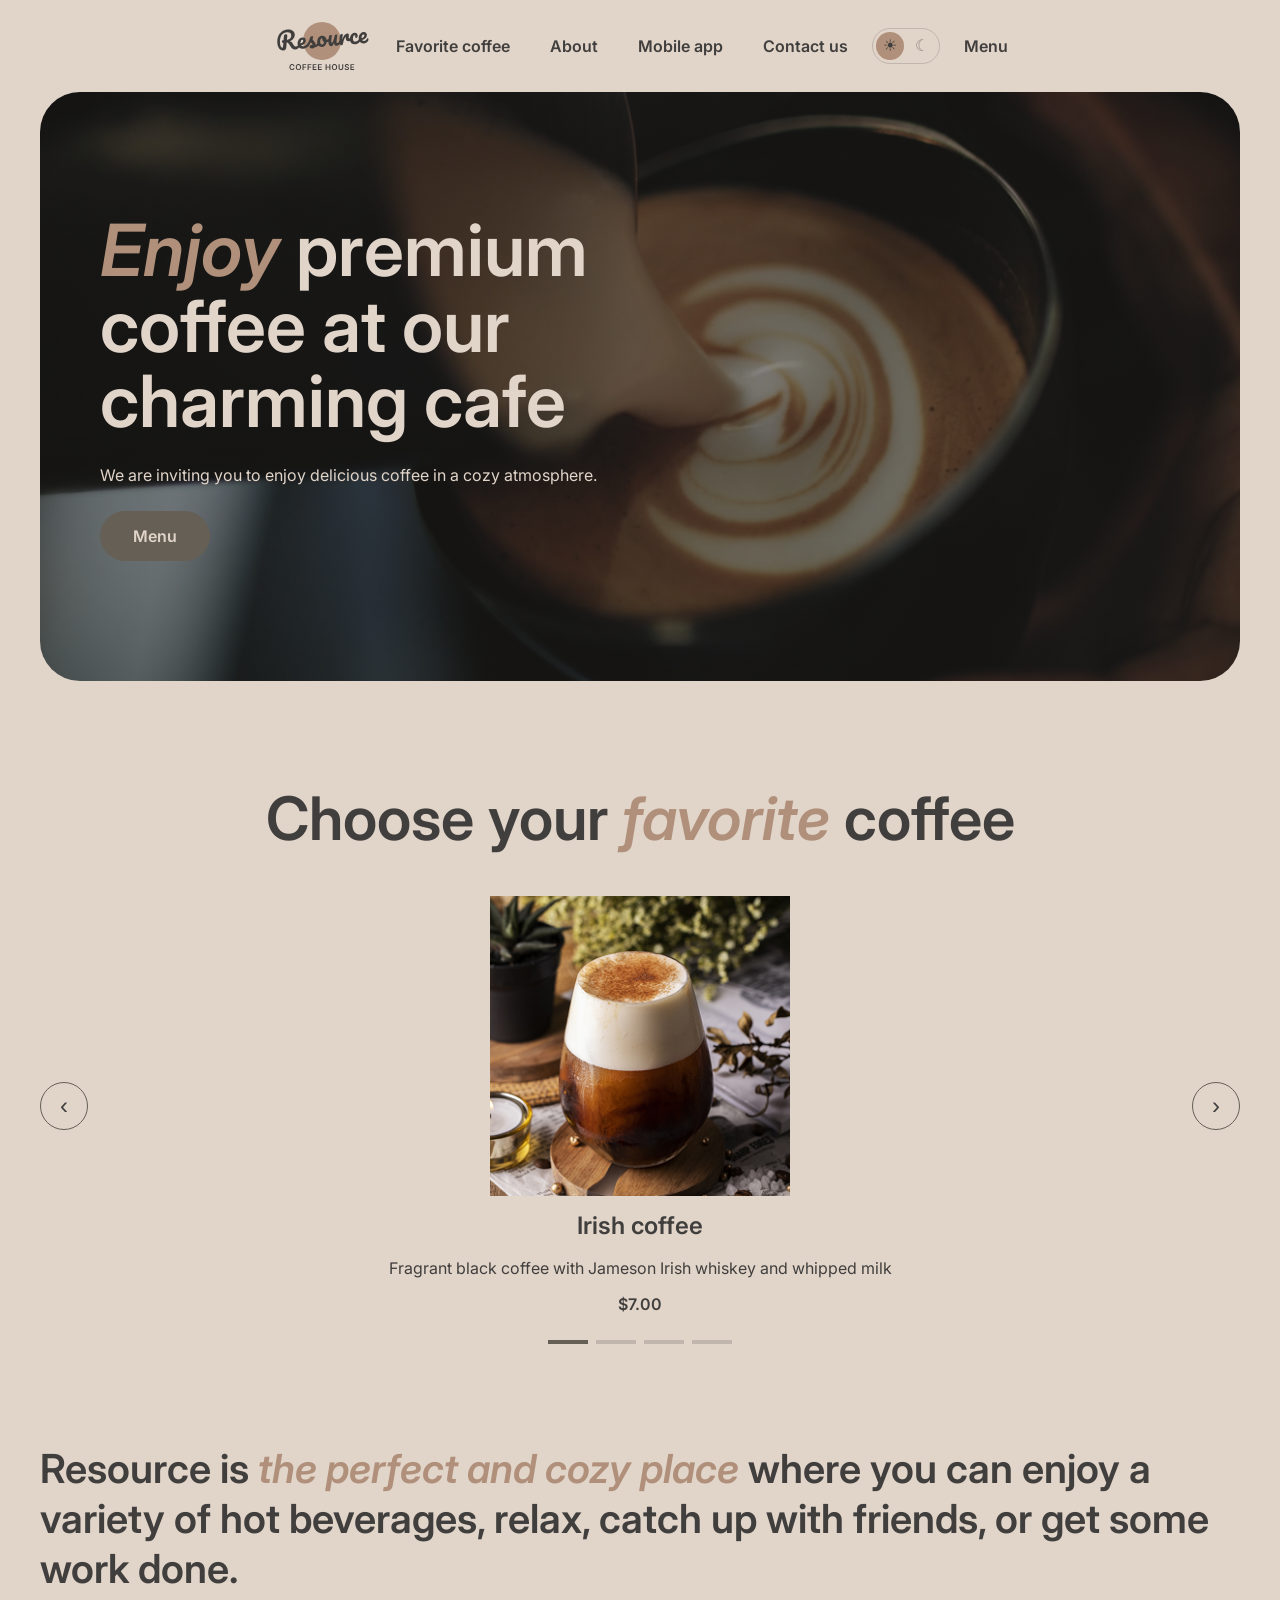
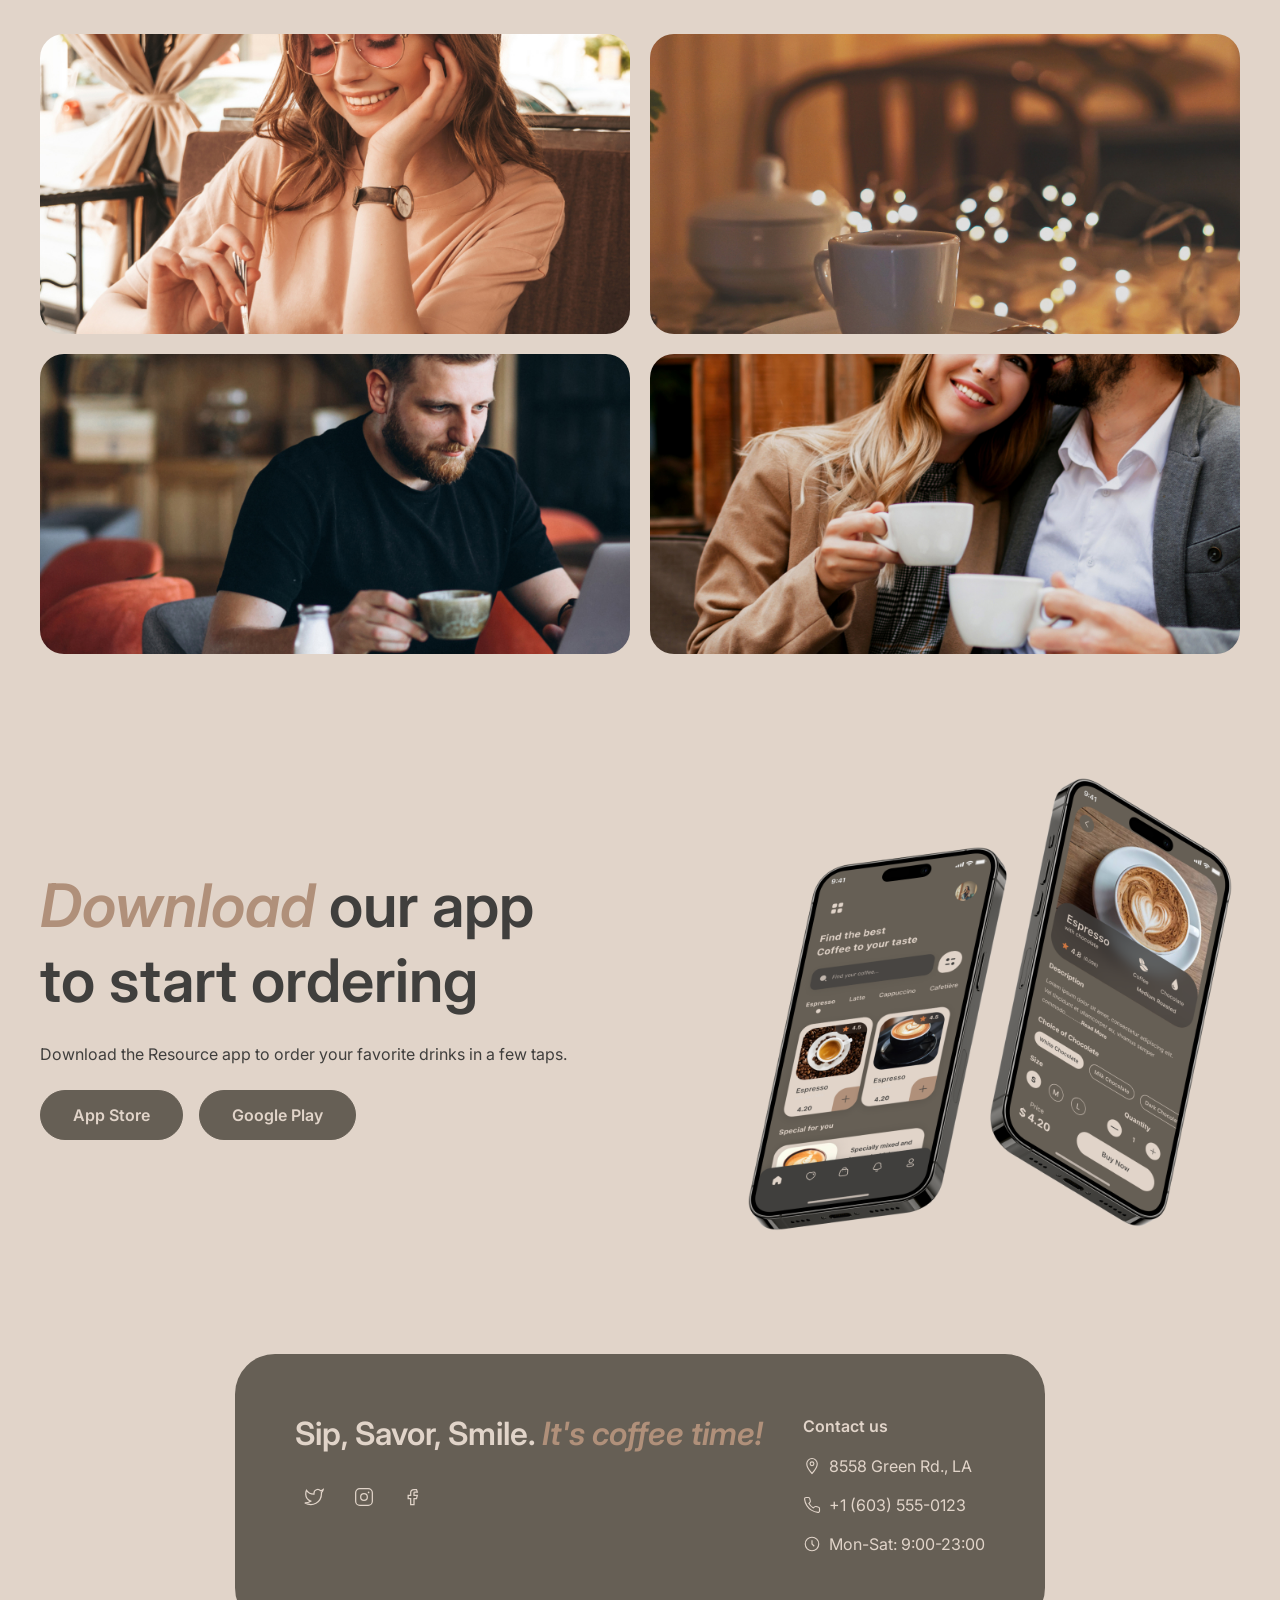
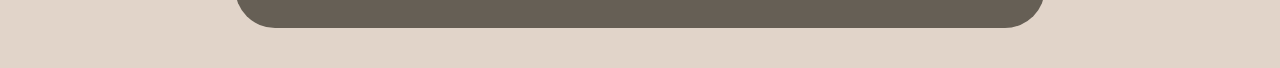
<file: index.html>
<!DOCTYPE html>
<html lang="en">

<head>
    <meta charset="UTF-8">
    <meta name="viewport" content="width=device-width, initial-scale=1.0">
    <title>Coffee House</title>
    <link rel="preconnect" href="https://fonts.googleapis.com">
    <link rel="preconnect" href="https://fonts.gstatic.com" crossorigin>
    <link href="https://fonts.googleapis.com/css2?family=Inter:ital,wght@0,400;0,600;1,600&display=swap"
        rel="stylesheet">
    <link rel="stylesheet" href="css/style.css">
    <link rel="icon" href="assets/images/logo.svg" type="image/svg+xml">
</head>

<body>
        <header class="header">
            <a class="header__logo" href="index.html">
                <img class="logo logo--light" src="assets/images/logo.svg" alt="Coffee House logo" width="100" height="60">
                <img class="logo logo--dark" src="assets/images/logo-dark.svg" alt="Coffee House logo" width="100" height="60">
            </a>
        
            <nav class="header__nav" aria-label="Main navigation">
                <ul class="nav-list">
                    <li><a href="#favorite-coffee">Favorite coffee</a></li>
                    <li><a href="#about">About</a></li>
                    <li><a href="#mobile-app">Mobile app</a></li>
                    <li><a href="#contact">Contact us</a></li>
                    <li class="nav-list__menu-item"><a href="menu.html">Menu</a></li>
                </ul>
            </nav>
        
            <button class="theme-switch" type="button" aria-label="Toggle theme">
                <span class="theme-switch__icon theme-switch__icon--light">&#9728;</span>
                <span class="theme-switch__icon theme-switch__icon--dark">&#9790;</span>
            </button>
        
            <a class="header__menu-link" href="menu.html">Menu</a>
        
            <button class="burger" type="button" aria-label="Open menu" aria-expanded="false">
                <span class="burger__line"></span>
                <span class="burger__line"></span>
            </button>
        </header>

    <main>
        <section class="hero">
            <h1 class="hero__title"><em>Enjoy</em> premium coffee at our charming cafe</h1>
            <p class="hero__text">We are inviting you to enjoy delicious coffee in a cozy atmosphere.</p>
            <a class="button" href="menu.html">Menu</a>
        </section>

            <section class="favorite" id="favorite-coffee">
                <h2 class="section-title">Choose your <em>favorite</em> coffee</h2>
                <div class="slider">
                    <button class="slider__btn slider__btn--prev" type="button" aria-label="Previous slide">&#8249;</button>
                    <div class="slider__viewport">
                        <div class="slider__track"></div>
                    </div>
                    <button class="slider__btn slider__btn--next" type="button" aria-label="Next slide">&#8250;</button>
                </div>
                <div class="slider__dots"></div>
            </section>

        <section class="about" id="about">
            <h2 class="about__title">Resource is <em>the perfect and cozy place</em> where you can enjoy a variety of
                hot beverages, relax, catch up with friends, or get some work done.</h2>
            <div class="about__gallery">
                <img src="assets/images/about-1.jpg" alt="Woman drinking coffee" width="400" height="300">
                <img src="assets/images/about-2.jpg" alt="Cozy cafe with lights" width="400" height="300">
                <img src="assets/images/about-3.jpg" alt="Man working in cafe" width="400" height="300">
                <img src="assets/images/about-4.jpg" alt="Couple drinking coffee" width="400" height="300">
            </div>
        </section>

        <section class="app" id="mobile-app">
            <div class="app__info">
                <h2 class="app__title"><em>Download</em> our app <br>to start ordering</h2>
                <p class="app__text">Download the Resource app to order your favorite drinks in a few taps.</p>
                <div class="app__buttons">
                    <a class="button" href="#">App Store</a>
                    <a class="button" href="#">Google Play</a>
                </div>
            </div>
            <img class="app__image" src="assets/images/mobile-screens.png" alt="Resource mobile app screens" width="500"
                height="500">
        </section>
    </main>

        <footer class="footer" id="contact">
            <div class="footer__slogan">
                <p class="footer__title">Sip, Savor, Smile. <em>It's coffee time!</em></p>
                <ul class="footer__socials">
                    <li>
                        <a href="https://twitter.com" target="_blank" rel="noopener" aria-label="Twitter">
                            <svg width="20" height="20" viewBox="0 0 24 24" fill="none" stroke="currentColor" stroke-width="1.5"
                                aria-hidden="true">
                                <path
                                    d="M23 3a10.9 10.9 0 0 1-3.14 1.53 4.48 4.48 0 0 0-7.86 3v1A10.66 10.66 0 0 1 3 4s-4 9 5 13a11.64 11.64 0 0 1-7 2c9 5 20 0 20-11.5a4.5 4.5 0 0 0-.08-.83A7.72 7.72 0 0 0 23 3z" />
                            </svg>
                        </a>
                    </li>
                    <li>
                        <a href="https://instagram.com" target="_blank" rel="noopener" aria-label="Instagram">
                            <svg width="20" height="20" viewBox="0 0 24 24" fill="none" stroke="currentColor" stroke-width="1.5"
                                aria-hidden="true">
                                <rect x="2" y="2" width="20" height="20" rx="5" />
                                <circle cx="12" cy="12" r="4" />
                                <circle cx="17.5" cy="6.5" r="1" fill="currentColor" stroke="none" />
                            </svg>
                        </a>
                    </li>
                    <li>
                        <a href="https://facebook.com" target="_blank" rel="noopener" aria-label="Facebook">
                            <svg width="20" height="20" viewBox="0 0 24 24" fill="none" stroke="currentColor" stroke-width="1.5"
                                aria-hidden="true">
                                <path d="M15 3h-3a4 4 0 0 0-4 4v3H5v4h3v7h4v-7h3l1-4h-4V7a1 1 0 0 1 1-1h3z" />
                            </svg>
                        </a>
                    </li>
                </ul>
            </div>
            <div class="footer__contacts">
                <h2 class="footer__heading">Contact us</h2>
                <ul>
                    <li>
                        <a href="https://maps.google.com/?q=8558+Green+Rd,+LA" target="_blank" rel="noopener">
                            <svg width="18" height="18" viewBox="0 0 24 24" fill="none" stroke="currentColor" stroke-width="1.5"
                                aria-hidden="true">
                                <path d="M12 22s7-7.5 7-13a7 7 0 0 0-14 0c0 5.5 7 13 7 13z" />
                                <circle cx="12" cy="9" r="2.5" />
                            </svg>
                            8558 Green Rd., LA
                        </a>
                    </li>
                    <li>
                        <a href="tel:+16035550123">
                            <svg width="18" height="18" viewBox="0 0 24 24" fill="none" stroke="currentColor" stroke-width="1.5"
                                aria-hidden="true">
                                <path
                                    d="M22 16.9v3a2 2 0 0 1-2.2 2 19.8 19.8 0 0 1-8.6-3.1 19.5 19.5 0 0 1-6-6 19.8 19.8 0 0 1-3.1-8.6A2 2 0 0 1 4.1 2h3a2 2 0 0 1 2 1.7c.1.9.3 1.8.6 2.7a2 2 0 0 1-.5 2.1L7.9 9.9a16 16 0 0 0 6 6l1.4-1.3a2 2 0 0 1 2.1-.5c.9.3 1.8.5 2.7.6a2 2 0 0 1 1.9 2.2z" />
                            </svg>
                            +1 (603) 555-0123
                        </a>
                    </li>
                    <li class="footer__hours">
                        <svg width="18" height="18" viewBox="0 0 24 24" fill="none" stroke="currentColor" stroke-width="1.5"
                            aria-hidden="true">
                            <circle cx="12" cy="12" r="9" />
                            <path d="M12 7v5l3 3" />
                        </svg>
                        Mon-Sat: 9:00-23:00
                    </li>
                </ul>
            </div>
        </footer>

    <script src="js/script.js"></script>
</body>

</html>
</file>
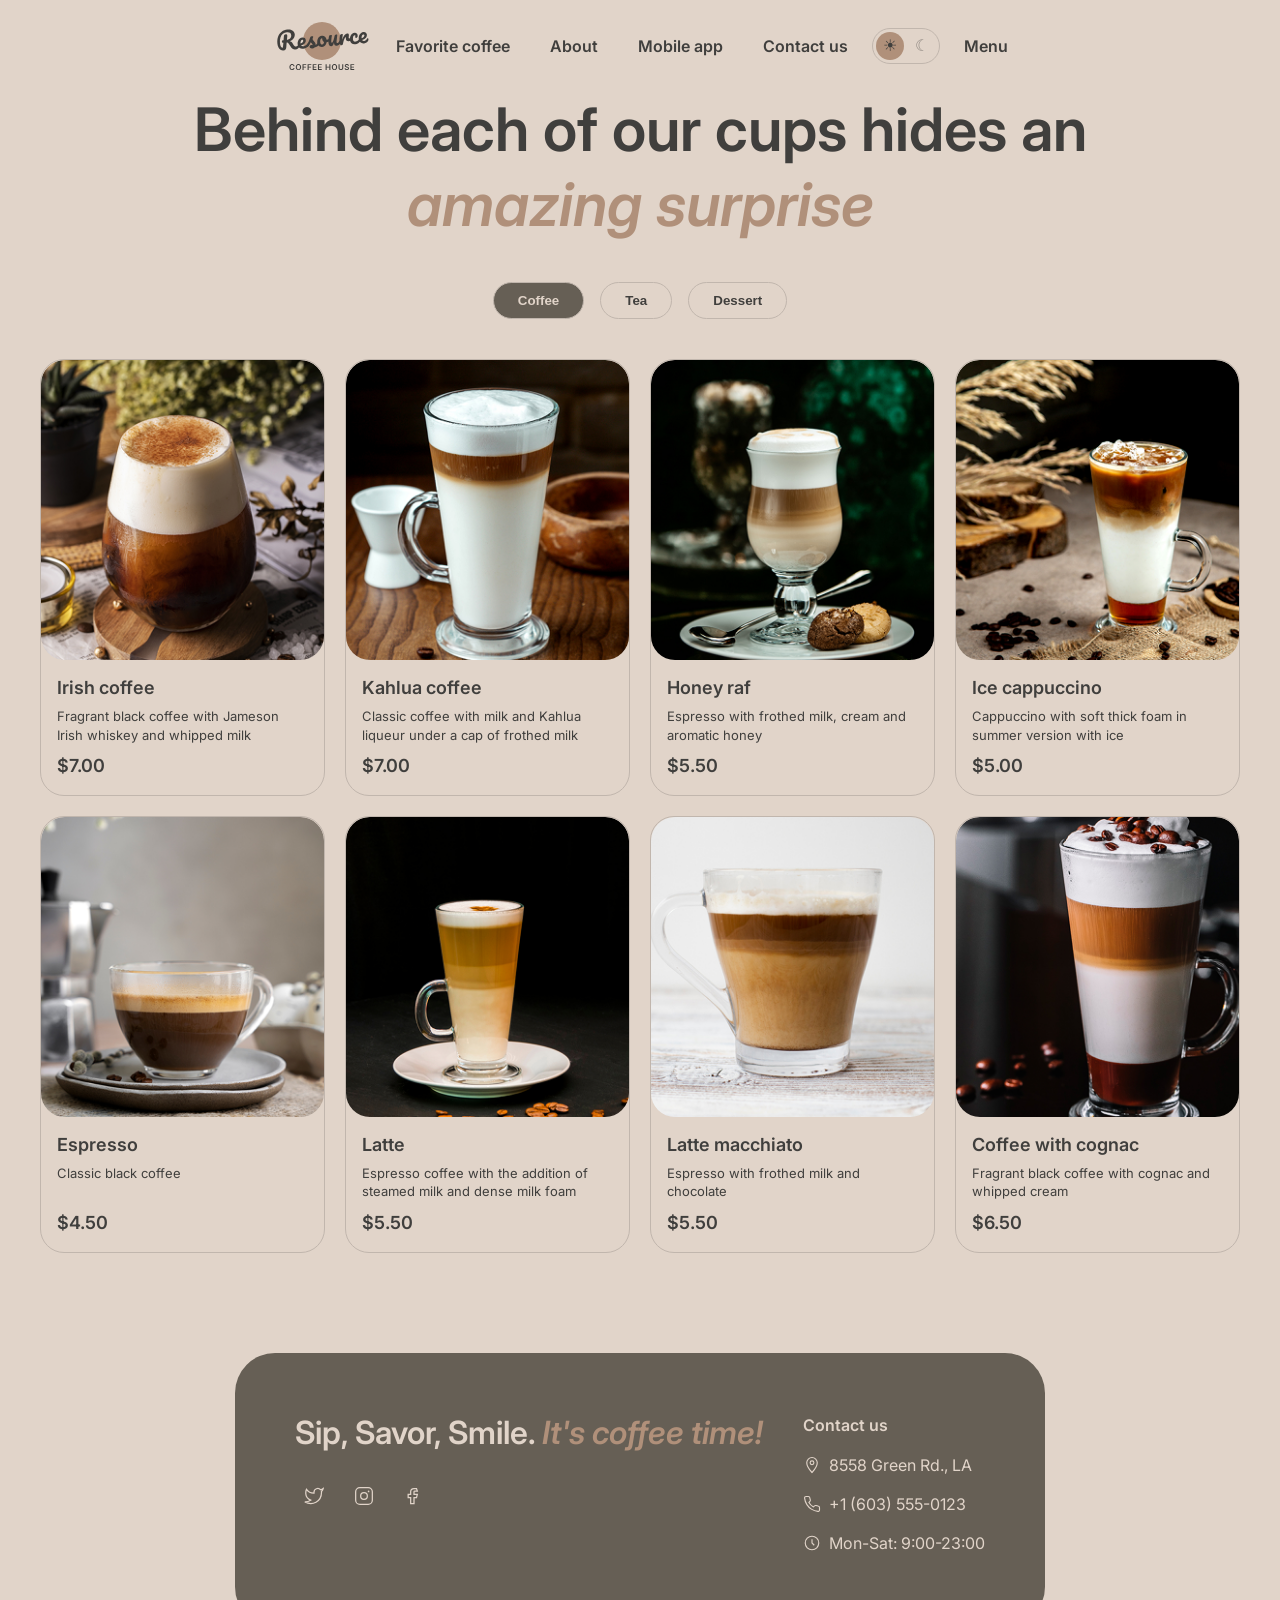
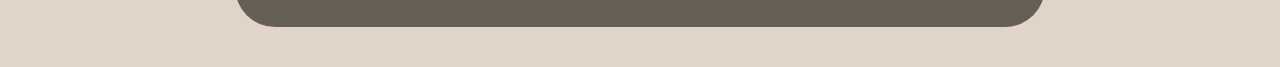
<file: menu.html>
<!DOCTYPE html>
<html lang="en">

<head>
    <meta charset="UTF-8">
    <meta name="viewport" content="width=device-width, initial-scale=1.0">
    <title>Coffee House | Menu</title>
    <link rel="preconnect" href="https://fonts.googleapis.com">
    <link rel="preconnect" href="https://fonts.gstatic.com" crossorigin>
    <link href="https://fonts.googleapis.com/css2?family=Inter:ital,wght@0,400;0,600;1,600&display=swap"
        rel="stylesheet">
    <link rel="stylesheet" href="css/style.css">
    <link rel="icon" href="assets/images/logo.svg" type="image/svg+xml">


</head>

<body>    <header class="header">
        <a class="header__logo" href="index.html">
            <img class="logo logo--light" src="assets/images/logo.svg" alt="Coffee House logo" width="100" height="60">
            <img class="logo logo--dark" src="assets/images/logo-dark.svg" alt="Coffee House logo" width="100" height="60">
        </a>

        <nav class="header__nav" aria-label="Main navigation">
            <ul class="nav-list">
                <li><a href="index.html#favorite-coffee">Favorite coffee</a></li>
                <li><a href="index.html#about">About</a></li>
                <li><a href="index.html#mobile-app">Mobile app</a></li>
                <li><a href="#contact">Contact us</a></li>
                <li class="nav-list__menu-item"><a href="menu.html">Menu</a></li>
            </ul>
        </nav>

        <button class="theme-switch" type="button" aria-label="Toggle theme">
            <span class="theme-switch__icon theme-switch__icon--light">&#9728;</span>
            <span class="theme-switch__icon theme-switch__icon--dark">&#9790;</span>
        </button>

        <a class="header__menu-link" href="menu.html">Menu</a>

        <button class="burger" type="button" aria-label="Open menu" aria-expanded="false">
            <span class="burger__line"></span>
            <span class="burger__line"></span>
        </button>
    </header>

                <main>
                    <section class="catalog">
                        <h1 class="section-title">Behind each of our cups hides an <em>amazing surprise</em></h1>
                
                        <nav class="catalog__categories" aria-label="Menu categories">
                            <ul class="catalog__categories-list">
                                <li><button class="catalog__category-btn catalog__category-btn--active" type="button"
                                        data-category="coffee" aria-pressed="true">Coffee</button></li>
                                <li><button class="catalog__category-btn" type="button" data-category="tea"
                                        aria-pressed="false">Tea</button></li>
                                <li><button class="catalog__category-btn" type="button" data-category="dessert"
                                        aria-pressed="false">Dessert</button></li>
                            </ul>
                        </nav>
                
                        <div class="catalog__grid is-collapsed" data-category="coffee">
                            <article class="catalog__card">
                                <img src="assets/images/coffee-1.png" alt="Irish coffee" width="300" height="300">
                                <div class="catalog__card-body">
                                    <h2 class="catalog__card-name">Irish coffee</h2>
                                    <p class="catalog__card-text">Fragrant black coffee with Jameson Irish whiskey and whipped milk</p>
                                    <p class="catalog__card-price">$7.00</p>
                                </div>
                            </article>
                            <article class="catalog__card">
                                <img src="assets/images/coffee-2.png" alt="Kahlua coffee" width="300" height="300">
                                <div class="catalog__card-body">
                                    <h2 class="catalog__card-name">Kahlua coffee</h2>
                                    <p class="catalog__card-text">Classic coffee with milk and Kahlua liqueur under a cap of frothed
                                        milk</p>
                                    <p class="catalog__card-price">$7.00</p>
                                </div>
                            </article>
                            <article class="catalog__card">
                                <img src="assets/images/coffee-3.png" alt="Honey raf" width="300" height="300">
                                <div class="catalog__card-body">
                                    <h2 class="catalog__card-name">Honey raf</h2>
                                    <p class="catalog__card-text">Espresso with frothed milk, cream and aromatic honey</p>
                                    <p class="catalog__card-price">$5.50</p>
                                </div>
                            </article>
                            <article class="catalog__card">
                                <img src="assets/images/coffee-4.png" alt="Ice cappuccino" width="300" height="300">
                                <div class="catalog__card-body">
                                    <h2 class="catalog__card-name">Ice cappuccino</h2>
                                    <p class="catalog__card-text">Cappuccino with soft thick foam in summer version with ice</p>
                                    <p class="catalog__card-price">$5.00</p>
                                </div>
                            </article>
                            <article class="catalog__card">
                                <img src="assets/images/coffee-5.png" alt="Espresso" width="300" height="300">
                                <div class="catalog__card-body">
                                    <h2 class="catalog__card-name">Espresso</h2>
                                    <p class="catalog__card-text">Classic black coffee</p>
                                    <p class="catalog__card-price">$4.50</p>
                                </div>
                            </article>
                            <article class="catalog__card">
                                <img src="assets/images/coffee-6.png" alt="Latte" width="300" height="300">
                                <div class="catalog__card-body">
                                    <h2 class="catalog__card-name">Latte</h2>
                                    <p class="catalog__card-text">Espresso coffee with the addition of steamed milk and dense milk foam
                                    </p>
                                    <p class="catalog__card-price">$5.50</p>
                                </div>
                            </article>
                            <article class="catalog__card">
                                <img src="assets/images/coffee-7.png" alt="Latte macchiato" width="300" height="300">
                                <div class="catalog__card-body">
                                    <h2 class="catalog__card-name">Latte macchiato</h2>
                                    <p class="catalog__card-text">Espresso with frothed milk and chocolate</p>
                                    <p class="catalog__card-price">$5.50</p>
                                </div>
                            </article>
                            <article class="catalog__card">
                                <img src="assets/images/coffee-8.png" alt="Coffee with cognac" width="300" height="300">
                                <div class="catalog__card-body">
                                    <h2 class="catalog__card-name">Coffee with cognac</h2>
                                    <p class="catalog__card-text">Fragrant black coffee with cognac and whipped cream</p>
                                    <p class="catalog__card-price">$6.50</p>
                                </div>
                            </article>
                        </div>
                
                        <div class="catalog__grid" data-category="tea" hidden>
                            <article class="catalog__card">
                                <img src="assets/images/tea-1.png" alt="Moroccan tea" width="300" height="300" loading="lazy">
                                <div class="catalog__card-body">
                                    <h2 class="catalog__card-name">Moroccan</h2>
                                    <p class="catalog__card-text">Fragrant black tea with the addition of tangerine, cinnamon, honey,
                                        lemon and mint</p>
                                    <p class="catalog__card-price">$4.50</p>
                                </div>
                            </article>
                            <article class="catalog__card">
                                <img src="assets/images/tea-2.png" alt="Ginger tea" width="300" height="300" loading="lazy">
                                <div class="catalog__card-body">
                                    <h2 class="catalog__card-name">Ginger</h2>
                                    <p class="catalog__card-text">Original black tea with fresh ginger, lemon and honey</p>
                                    <p class="catalog__card-price">$5.00</p>
                                </div>
                            </article>
                            <article class="catalog__card">
                                <img src="assets/images/tea-3.png" alt="Cranberry tea" width="300" height="300" loading="lazy">
                                <div class="catalog__card-body">
                                    <h2 class="catalog__card-name">Cranberry</h2>
                                    <p class="catalog__card-text">Invigorating black tea with cranberry and honey</p>
                                    <p class="catalog__card-price">$5.00</p>
                                </div>
                            </article>
                            <article class="catalog__card">
                                <img src="assets/images/tea-4.png" alt="Sea buckthorn tea" width="300" height="300" loading="lazy">
                                <div class="catalog__card-body">
                                    <h2 class="catalog__card-name">Sea buckthorn</h2>
                                    <p class="catalog__card-text">Toning sweet black tea with sea buckthorn, fresh thyme and cinnamon
                                    </p>
                                    <p class="catalog__card-price">$5.50</p>
                                </div>
                            </article>
                        </div>
                
                        <div class="catalog__grid is-collapsed" data-category="dessert" hidden>
                            <article class="catalog__card">
                                <img src="assets/images/dessert-1.png" alt="Marble cheesecake" width="300" height="300"
                                    loading="lazy">
                                <div class="catalog__card-body">
                                    <h2 class="catalog__card-name">Marble cheesecake</h2>
                                    <p class="catalog__card-text">Philadelphia cheese with lemon zest on a light sponge cake and red
                                        currant jam</p>
                                    <p class="catalog__card-price">$3.50</p>
                                </div>
                            </article>
                            <article class="catalog__card">
                                <img src="assets/images/dessert-2.png" alt="Red velvet cake" width="300" height="300"
                                    loading="lazy">
                                <div class="catalog__card-body">
                                    <h2 class="catalog__card-name">Red velvet</h2>
                                    <p class="catalog__card-text">Layer cake with cream cheese frosting</p>
                                    <p class="catalog__card-price">$4.00</p>
                                </div>
                            </article>
                            <article class="catalog__card">
                                <img src="assets/images/dessert-3.png" alt="Cheesecakes with berries" width="300" height="300"
                                    loading="lazy">
                                <div class="catalog__card-body">
                                    <h2 class="catalog__card-name">Cheesecakes</h2>
                                    <p class="catalog__card-text">Soft cottage cheese pancakes with sour cream and fresh berries and
                                        sprinkled with powdered sugar</p>
                                    <p class="catalog__card-price">$4.50</p>
                                </div>
                            </article>
                            <article class="catalog__card">
                                <img src="assets/images/dessert-4.png" alt="Creme brulee" width="300" height="300" loading="lazy">
                                <div class="catalog__card-body">
                                    <h2 class="catalog__card-name">Creme brulee</h2>
                                    <p class="catalog__card-text">Delicate creamy dessert in a caramel basket with wild berries</p>
                                    <p class="catalog__card-price">$4.00</p>
                                </div>
                            </article>
                            <article class="catalog__card">
                                <img src="assets/images/dessert-5.png" alt="Pancakes with strawberries" width="300" height="300"
                                    loading="lazy">
                                <div class="catalog__card-body">
                                    <h2 class="catalog__card-name">Pancakes</h2>
                                    <p class="catalog__card-text">Tender pancakes with strawberry jam and fresh strawberries</p>
                                    <p class="catalog__card-price">$4.50</p>
                                </div>
                            </article>
                            <article class="catalog__card">
                                <img src="assets/images/dessert-6.png" alt="Honey cake" width="300" height="300" loading="lazy">
                                <div class="catalog__card-body">
                                    <h2 class="catalog__card-name">Honey cake</h2>
                                    <p class="catalog__card-text">Classic honey cake with delicate custard</p>
                                    <p class="catalog__card-price">$4.50</p>
                                </div>
                            </article>
                            <article class="catalog__card">
                                <img src="assets/images/dessert-7.png" alt="Chocolate cake" width="300" height="300"
                                    loading="lazy">
                                <div class="catalog__card-body">
                                    <h2 class="catalog__card-name">Chocolate cake</h2>
                                    <p class="catalog__card-text">Cake with hot chocolate filling and nuts with dried apricots</p>
                                    <p class="catalog__card-price">$5.50</p>
                                </div>
                            </article>
                            <article class="catalog__card">
                                <img src="assets/images/dessert-8.png" alt="Black forest cake" width="300" height="300"
                                    loading="lazy">
                                <div class="catalog__card-body">
                                    <h2 class="catalog__card-name">Black forest</h2>
                                    <p class="catalog__card-text">A combination of thin sponge cake with cherry jam and light chocolate
                                        mousse</p>
                                    <p class="catalog__card-price">$6.50</p>
                                </div>
                            </article>
                        </div>
                
                        <button class="catalog__more" type="button" aria-label="Load more" hidden>
                            <svg width="20" height="20" viewBox="0 0 24 24" fill="none" stroke="currentColor" stroke-width="1.5"
                                stroke-linecap="round" stroke-linejoin="round" aria-hidden="true">
                                <path d="M20 12a8 8 0 1 1-2.6-5.9" />
                                <path d="M20 4v5h-5" />
                            </svg>
                        </button>
                    </section>
                </main>
            <footer class="footer" id="contact">
                <div class="footer__slogan">
                    <p class="footer__title">Sip, Savor, Smile. <em>It's coffee time!</em></p>
                    <ul class="footer__socials">
                        <li>
                            <a href="https://twitter.com" target="_blank" rel="noopener" aria-label="Twitter">
                                <svg width="20" height="20" viewBox="0 0 24 24" fill="none" stroke="currentColor" stroke-width="1.5"
                                    aria-hidden="true">
                                    <path
                                        d="M23 3a10.9 10.9 0 0 1-3.14 1.53 4.48 4.48 0 0 0-7.86 3v1A10.66 10.66 0 0 1 3 4s-4 9 5 13a11.64 11.64 0 0 1-7 2c9 5 20 0 20-11.5a4.5 4.5 0 0 0-.08-.83A7.72 7.72 0 0 0 23 3z" />
                                </svg>
                            </a>
                        </li>
                        <li>
                            <a href="https://instagram.com" target="_blank" rel="noopener" aria-label="Instagram">
                                <svg width="20" height="20" viewBox="0 0 24 24" fill="none" stroke="currentColor" stroke-width="1.5"
                                    aria-hidden="true">
                                    <rect x="2" y="2" width="20" height="20" rx="5" />
                                    <circle cx="12" cy="12" r="4" />
                                    <circle cx="17.5" cy="6.5" r="1" fill="currentColor" stroke="none" />
                                </svg>
                            </a>
                        </li>
                        <li>
                            <a href="https://facebook.com" target="_blank" rel="noopener" aria-label="Facebook">
                                <svg width="20" height="20" viewBox="0 0 24 24" fill="none" stroke="currentColor" stroke-width="1.5"
                                    aria-hidden="true">
                                    <path d="M15 3h-3a4 4 0 0 0-4 4v3H5v4h3v7h4v-7h3l1-4h-4V7a1 1 0 0 1 1-1h3z" />
                                </svg>
                            </a>
                        </li>
                    </ul>
                </div>
                <div class="footer__contacts">
                    <h2 class="footer__heading">Contact us</h2>
                    <ul>
                        <li>
                            <a href="https://maps.google.com/?q=8558+Green+Rd,+LA" target="_blank" rel="noopener">
                                <svg width="18" height="18" viewBox="0 0 24 24" fill="none" stroke="currentColor" stroke-width="1.5"
                                    aria-hidden="true">
                                    <path d="M12 22s7-7.5 7-13a7 7 0 0 0-14 0c0 5.5 7 13 7 13z" />
                                    <circle cx="12" cy="9" r="2.5" />
                                </svg>
                                8558 Green Rd., LA
                            </a>
                        </li>
                        <li>
                            <a href="tel:+16035550123">
                                <svg width="18" height="18" viewBox="0 0 24 24" fill="none" stroke="currentColor" stroke-width="1.5"
                                    aria-hidden="true">
                                    <path
                                        d="M22 16.9v3a2 2 0 0 1-2.2 2 19.8 19.8 0 0 1-8.6-3.1 19.5 19.5 0 0 1-6-6 19.8 19.8 0 0 1-3.1-8.6A2 2 0 0 1 4.1 2h3a2 2 0 0 1 2 1.7c.1.9.3 1.8.6 2.7a2 2 0 0 1-.5 2.1L7.9 9.9a16 16 0 0 0 6 6l1.4-1.3a2 2 0 0 1 2.1-.5c.9.3 1.8.5 2.7.6a2 2 0 0 1 1.9 2.2z" />
                                </svg>
                                +1 (603) 555-0123
                            </a>
                        </li>
                        <li class="footer__hours">
                            <svg width="18" height="18" viewBox="0 0 24 24" fill="none" stroke="currentColor" stroke-width="1.5"
                                aria-hidden="true">
                                <circle cx="12" cy="12" r="9" />
                                <path d="M12 7v5l3 3" />
                            </svg>
                            Mon-Sat: 9:00-23:00
                        </li>
                    </ul>
                </div>
            </footer>
        
    <script src="js/script.js"></script>
</body>

</html>
</file>
<file: css/style.css>
:root {
    --color-text-primary: #403f3d;
    --color-text-inverse: #e1d4c9;
    --color-text-accent: #b0907a;

    --color-bg-page: #e1d4c9;
    --color-bg-container: #665f55;
    --color-bg-overlay: rgba(64, 63, 61, 0.8);

    --color-border-primary: #c1b6ad;
    --color-border-inverse: #665f55;
}

[data-theme="dark"] {
    --color-text-primary: #e1d4c9;
    --color-text-inverse: #e1d4c9;
    --color-text-accent: #b0907a;

    --color-bg-page: #292826;
    --color-bg-container: #403f3d;
    --color-bg-overlay: rgba(41, 40, 38, 0.8);

    --color-border-primary: #665f55;
    --color-border-inverse: #c1b6ad;
}

html {
    scroll-behavior: smooth;
}

* {
    transition: background-color 0.3s ease, color 0.3s ease, border-color 0.3s ease;
}

body {
    display: flex;
    flex-direction: column;
    min-height: 100vh;
    margin: 0;
    background-color: var(--color-bg-page);
    color: var(--color-text-primary);
    font-family: "Inter", sans-serif;
    font-size: 16px;
    font-weight: 400;
    line-height: 1.5;
}

.header,
main,
.footer {
    box-sizing: border-box;
    max-width: 1440px;
    margin-left: auto;
    margin-right: auto;
}

main {
    flex: 1;
    padding: 0 40px;
}

img {
    display: block;
    max-width: 100%;
}

a {
    color: inherit;
    text-decoration: none;
}

ul {
    margin: 0;
    padding: 0;
    list-style: none;
}

.header {
    display: flex;
    align-items: center;
    justify-content: space-between;
    gap: 24px;
    padding: 16px 40px;
}

.nav-list {
    display: flex;
    gap: 40px;
}

.nav-list a,
.header__menu-link {
    font-weight: 600;
    line-height: 1.5;
}

.nav-list a:hover,
.header__menu-link:hover {
    color: var(--color-text-accent);
}

.theme-switch {
    display: flex;
    align-items: center;
    gap: 4px;
    height: 36px;
    padding: 3px;
    border: 1px solid var(--color-border-primary);
    border-radius: 40px;
    background: transparent;
    color: var(--color-text-primary);
    cursor: pointer;
}

.theme-switch__icon {
    display: flex;
    align-items: center;
    justify-content: center;
    width: 28px;
    height: 28px;
    border-radius: 50%;
    font-size: 16px;
    line-height: 1;
    opacity: 0.5;
}

:root:not([data-theme="dark"]) .theme-switch__icon--light,
[data-theme="dark"] .theme-switch__icon--dark {
    background-color: var(--color-text-accent);
    opacity: 1;
}

.logo--dark {
    display: none;
}

[data-theme="dark"] .logo--light {
    display: none;
}

[data-theme="dark"] .logo--dark {
    display: block;
}

section {
    margin-bottom: 100px;
}

em {
    font-style: italic;
    color: var(--color-text-accent);
}

.button {
    display: inline-flex;
    padding: 12px 32px;
    border: 1px solid var(--color-bg-container);
    border-radius: 40px;
    background-color: var(--color-bg-container);
    color: var(--color-text-inverse);
    font-weight: 600;
}

.section-title {
    margin: 0 0 40px;
    font-size: 60px;
    font-weight: 600;
    line-height: 1.25;
    text-align: center;
}

.hero {
    display: flex;
    flex-direction: column;
    align-items: flex-start;
    gap: 24px;
    padding: 120px 60px;
    border-radius: 40px;
    background: linear-gradient(rgba(41, 40, 38, 0.5), rgba(41, 40, 38, 0.5)),
        url("../assets/images/img-hero.jpg") center / cover;
    color: var(--color-text-inverse);
}

.hero__title {
    max-width: 640px;
    margin: 0;
    font-size: 72px;
    font-weight: 600;
    line-height: 1.05;
}

.hero__text {
    max-width: 560px;
    margin: 0;
}

.slider {
    display: flex;
    align-items: center;
    gap: 24px;
}

.slider__viewport {
    flex: 1;
    overflow: hidden;
}

.slider__track {
    display: flex;
    transition: transform 0.4s ease;
}

.slider__slide {
    display: flex;
    flex-direction: column;
    align-items: center;
    justify-content: center;
    gap: 12px;
    flex: 0 0 100%;
    max-width: 100%;
    text-align: center;
}

.slider__slide img {
    width: 300px;
    height: auto;
}

.slider__name {
    margin: 0;
    font-size: 24px;
    font-weight: 600;
}

.slider__text,
.slider__price {
    margin: 0;
}

.slider__price {
    font-weight: 600;
}

.slider__btn {
    width: 48px;
    height: 48px;
    border: 1px solid var(--color-border-inverse);
    border-radius: 50%;
    background: transparent;
    color: inherit;
    font-size: 24px;
    cursor: pointer;
}

.slider__dots {
    display: flex;
    justify-content: center;
    gap: 8px;
    margin-top: 24px;
}

.slider__dot {
    width: 40px;
    height: 4px;
    background-color: var(--color-border-primary);
}

.slider__dot--active {
    background-color: var(--color-border-inverse);
}

.about__title {
    margin: 0 0 40px;
    font-size: 40px;
    font-weight: 600;
    line-height: 1.25;
}

.about__gallery {
    display: grid;
    grid-template-columns: repeat(2, 1fr);
    gap: 20px;
}

.about__gallery img {
    width: 100%;
    height: 300px;
    border-radius: 24px;
    object-fit: cover;
    transition: filter 0.3s ease;
}

.about__gallery img:hover {
    filter: brightness(1.1);
}

.app {
    display: flex;
    align-items: center;
    justify-content: space-between;
    gap: 40px;
}

.app__title {
    margin: 0 0 24px;
    font-size: 60px;
    font-weight: 600;
    line-height: 1.25;
}

.app__text {
    margin: 0 0 24px;
}

.app__buttons {
    display: flex;
    gap: 16px;
}

.app__image {
    width: 50%;
    max-width: 500px;
    height: auto;
}

.footer__title {
    margin: 0;
    font-size: 32px;
    font-weight: 600;
    line-height: 1.25;
}

.footer__heading {
    margin: 0 0 16px;
    font-size: 16px;
    font-weight: 600;
}

.catalog__categories-list {
    display: flex;
    gap: 16px;
    margin-bottom: 40px;
    justify-content: center;
}

.catalog__category-btn {
    padding: 10px 24px;
    border: 1px solid var(--color-border-primary);
    border-radius: 40px;
    background: transparent;
    color: inherit;
    font-weight: 600;
    cursor: pointer;
    transition: background-color 0.3s ease, color 0.3s ease, border-color 0.3s ease;
}

.catalog__category-btn--active {
    background-color: var(--color-bg-container);
    color: var(--color-text-inverse);
}

.catalog__category-btn:hover {
    border-color: var(--color-text-accent);
    color: var(--color-text-accent);
}

.catalog__category-btn--active:hover {
    color: var(--color-text-inverse);
}

.catalog .section-title {
    max-width: 900px;
    margin: 0 auto 40px;
}

.catalog__grid {
    display: grid;
    grid-template-columns: repeat(4, 1fr);
    gap: 20px;
}

.catalog__grid[hidden] {
    display: none;
}

.catalog__card {
    display: flex;
    flex-direction: column;
    overflow: hidden;
    border: 1px solid var(--color-border-primary);
    border-radius: 24px;
    transition: border-color 0.3s ease;
}

.catalog__card:hover {
    border-color: var(--color-text-accent);
}

.catalog__card img {
    width: 100%;
    aspect-ratio: 1 / 1;
    object-fit: cover;
    border-radius: 24px;
    transition: transform 0.3s ease;
}

.catalog__card:hover img {
    transform: scale(1.05);
}

.catalog__card-body {
    display: flex;
    flex: 1;
    flex-direction: column;
    gap: 8px;
    padding: 16px;
}

.catalog__card-name {
    margin: 0;
    font-size: 18px;
    font-weight: 600;
    line-height: 1.3;
}

.catalog__card-text {
    flex: 1;
    margin: 0;
    font-size: 13px;
    line-height: 1.4;
}

.catalog__card-price {
    margin: 0;
    font-size: 18px;
    font-weight: 600;
}

.catalog__more {
    display: none;
    align-items: center;
    justify-content: center;
    width: 44px;
    height: 44px;
    margin: 32px auto 0;
    border: 1px solid var(--color-border-primary);
    border-radius: 50%;
    background: transparent;
    color: inherit;
    cursor: pointer;
    transition: background-color 0.3s ease, color 0.3s ease, border-color 0.3s ease;
}

.catalog__more:not([hidden]) {
    display: flex;
}

.catalog__more:hover {
    background-color: var(--color-bg-container);
    color: var(--color-text-inverse);
}

.burger {
    position: relative;
    z-index: 210;
    display: none;
    flex-direction: column;
    justify-content: center;
    gap: 8px;
    width: 44px;
    height: 44px;
    padding: 10px;
    border: none;
    background: transparent;
    cursor: pointer;
}

.burger__line {
    display: block;
    height: 2px;
    border-radius: 2px;
    background-color: var(--color-text-primary);
    transition: transform 0.3s ease;
}

.burger--active .burger__line:first-child {
    transform: translateY(5px) rotate(45deg);
}

.burger--active .burger__line:last-child {
    transform: translateY(-5px) rotate(-45deg);
}

.button:hover {
    border-color: var(--color-text-accent);
    background-color: var(--color-text-accent);
    color: #292826;
}

.slider__btn:hover {
    background-color: var(--color-bg-container);
    color: var(--color-text-inverse);
}

.theme-switch:hover {
    border-color: var(--color-text-accent);
}

.burger:hover .burger__line {
    background-color: var(--color-text-accent);
}

.footer a:hover {
    color: var(--color-text-accent);
}

a:focus-visible,
button:focus-visible {
    outline: 2px solid var(--color-text-accent);
    outline-offset: 2px;
}

body.no-scroll {
    overflow: hidden;
}

.nav-list__menu-item {
    display: none;
}

@media (max-width: 1024px) {
    .header {
        padding: 16px 24px;
    }
    .nav-list {
        gap: 24px;
    }
    main {
        padding: 0 24px;
    }
    .hero {
        padding: 80px 32px;
    }
    .hero__title {
        font-size: 48px;
    }
    .slider {
        flex-wrap: wrap;
        justify-content: center;
    }
    .app {
        flex-direction: column;
        text-align: center;
    }
    .app__image {
        width: 100%;
    }
    .footer {
        flex-direction: column;
        margin: 24px;
        padding: 40px;
    }
    .catalog__grid {
        grid-template-columns: repeat(2, 1fr);
    }
}

@media (max-width: 768px) {
    .header__nav,
    .header__menu-link {
        display: none;
    }
    .theme-switch {
        margin-left: auto;
    }
    .burger {
        display: flex;
    }
    .about__gallery {
        grid-template-columns: repeat(2, 1fr);
    }
    .about__gallery img:nth-child(n + 3) {
        display: none;
    }
    .catalog__grid.is-collapsed .catalog__card:nth-child(n + 5) {
        display: none;
    }
    .header__nav {
        position: fixed;
        inset: 0;
        z-index: 200;
        display: flex;
        align-items: center;
        justify-content: center;
        background-color: var(--color-bg-page);
        opacity: 0;
        visibility: hidden;
        transform: translateY(-16px);
        transition: opacity 0.3s ease, transform 0.3s ease, visibility 0.3s;
    }
    .header__nav--open {
        opacity: 1;
        visibility: visible;
        transform: translateY(0);
    }
    .header__nav .nav-list {
        flex-direction: column;
        align-items: center;
        gap: 32px;
    }
    .header__nav .nav-list a {
        font-size: 20px;
    }
    .nav-list__menu-item {
        display: block;
        margin-top: 16px;
    }
}

@media (max-width: 900px) {
    .catalog__grid {
        grid-template-columns: repeat(2, 1fr);
    }
}

@media (max-width: 480px) {
    .header {
        justify-content: space-between;
    }
    .hero__title {
        font-size: 32px;
    }
    .section-title {
        font-size: 36px;
    }
    .about__title {
        font-size: 28px;
    }
    .app__title {
        font-size: 36px;
    }
    .app__buttons {
        flex-direction: column;
    }
    .catalog__grid {
        grid-template-columns: 1fr;
    }
    .catalog__categories-list {
        flex-wrap: wrap;
    }
}

.footer {
    display: flex;
    justify-content: space-between;
    gap: 40px;
    margin-bottom: 40px;
    padding: 60px;
    border-radius: 40px;
    background-color: var(--color-bg-container);
    color: var(--color-text-inverse);
}

.footer li {
    margin-bottom: 12px;
}

.footer a {
    display: inline-flex;
    align-items: center;
    gap: 8px;
}

.footer__hours {
    display: flex;
    align-items: center;
    gap: 8px;
}

.footer__socials {
    display: flex;
    gap: 12px;
    margin-top: 24px;
}

.footer__socials a {
    display: flex;
    align-items: center;
    justify-content: center;
    width: 36px;
    height: 36px;
    border: 1px solid var(--color-border-inverse);
    border-radius: 50%;
}

.footer__socials a:hover {
    border-color: var(--color-text-accent);
    color: var(--color-text-accent);
}

/* Modal */
.modal {
    position: fixed;
    inset: 0;
    z-index: 300;
    display: flex;
    align-items: center;
    justify-content: center;
    padding: 24px;
}

.modal[hidden] {
    display: none;
}

.modal__overlay {
    position: absolute;
    inset: 0;
    background-color: var(--color-bg-overlay);
}

.modal__content {
    position: relative;
    z-index: 1;
    display: flex;
    flex-direction: column;
    width: 100%;
    max-width: 480px;
    max-height: 90vh;
    overflow-y: auto;
    padding: 32px;
    border-radius: 24px;
    background-color: var(--color-bg-page);
}

.modal__close {
    position: absolute;
    top: 16px;
    right: 16px;
    width: 32px;
    height: 32px;
    border: none;
    border-radius: 50%;
    background: transparent;
    color: inherit;
    font-size: 20px;
    line-height: 1;
    cursor: pointer;
}

.modal__close:hover {
    background-color: var(--color-border-primary);
}

.modal__image {
    width: 100%;
    aspect-ratio: 1 / 1;
    border-radius: 16px;
    object-fit: cover;
    margin-bottom: 16px;
}

.modal__name {
    margin: 0 0 8px;
    font-size: 24px;
}

.modal__description {
    margin: 0 0 16px;
}

.modal__group {
    margin-bottom: 16px;
}

.modal__label {
    margin: 0 0 8px;
    font-weight: 600;
}

.modal__sizes,
.modal__additives {
    display: flex;
    flex-wrap: wrap;
    gap: 8px;
}

.modal__option {
    padding: 8px 16px;
    border: 1px solid var(--color-border-primary);
    border-radius: 40px;
    background: transparent;
    color: inherit;
    cursor: pointer;
    transition: background-color 0.3s ease, color 0.3s ease, border-color 0.3s ease;
}

.modal__option:hover {
    border-color: var(--color-text-accent);
}

.modal__option--active {
    background-color: var(--color-bg-container);
    color: var(--color-text-inverse);
    border-color: var(--color-bg-container);
}

.modal__price {
    margin: 16px 0 0;
    font-size: 24px;
    font-weight: 600;
}
</file>
